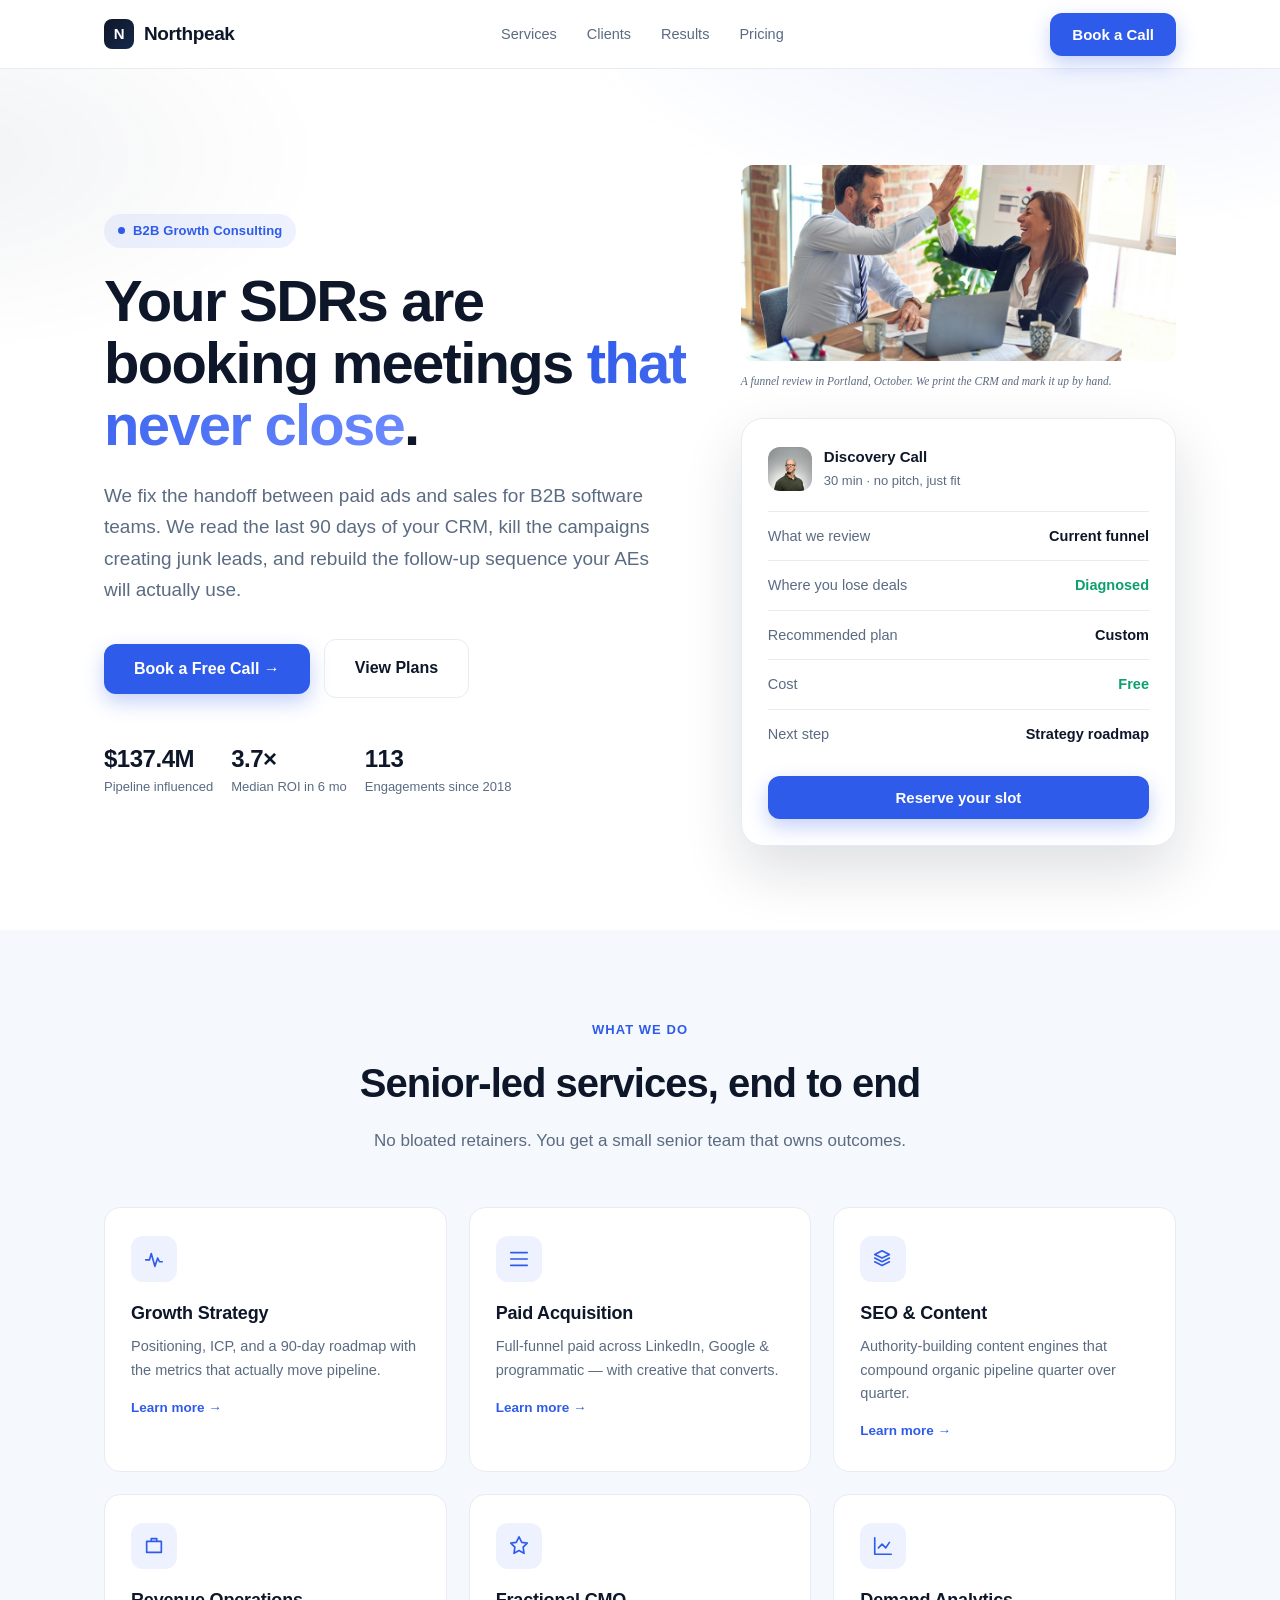
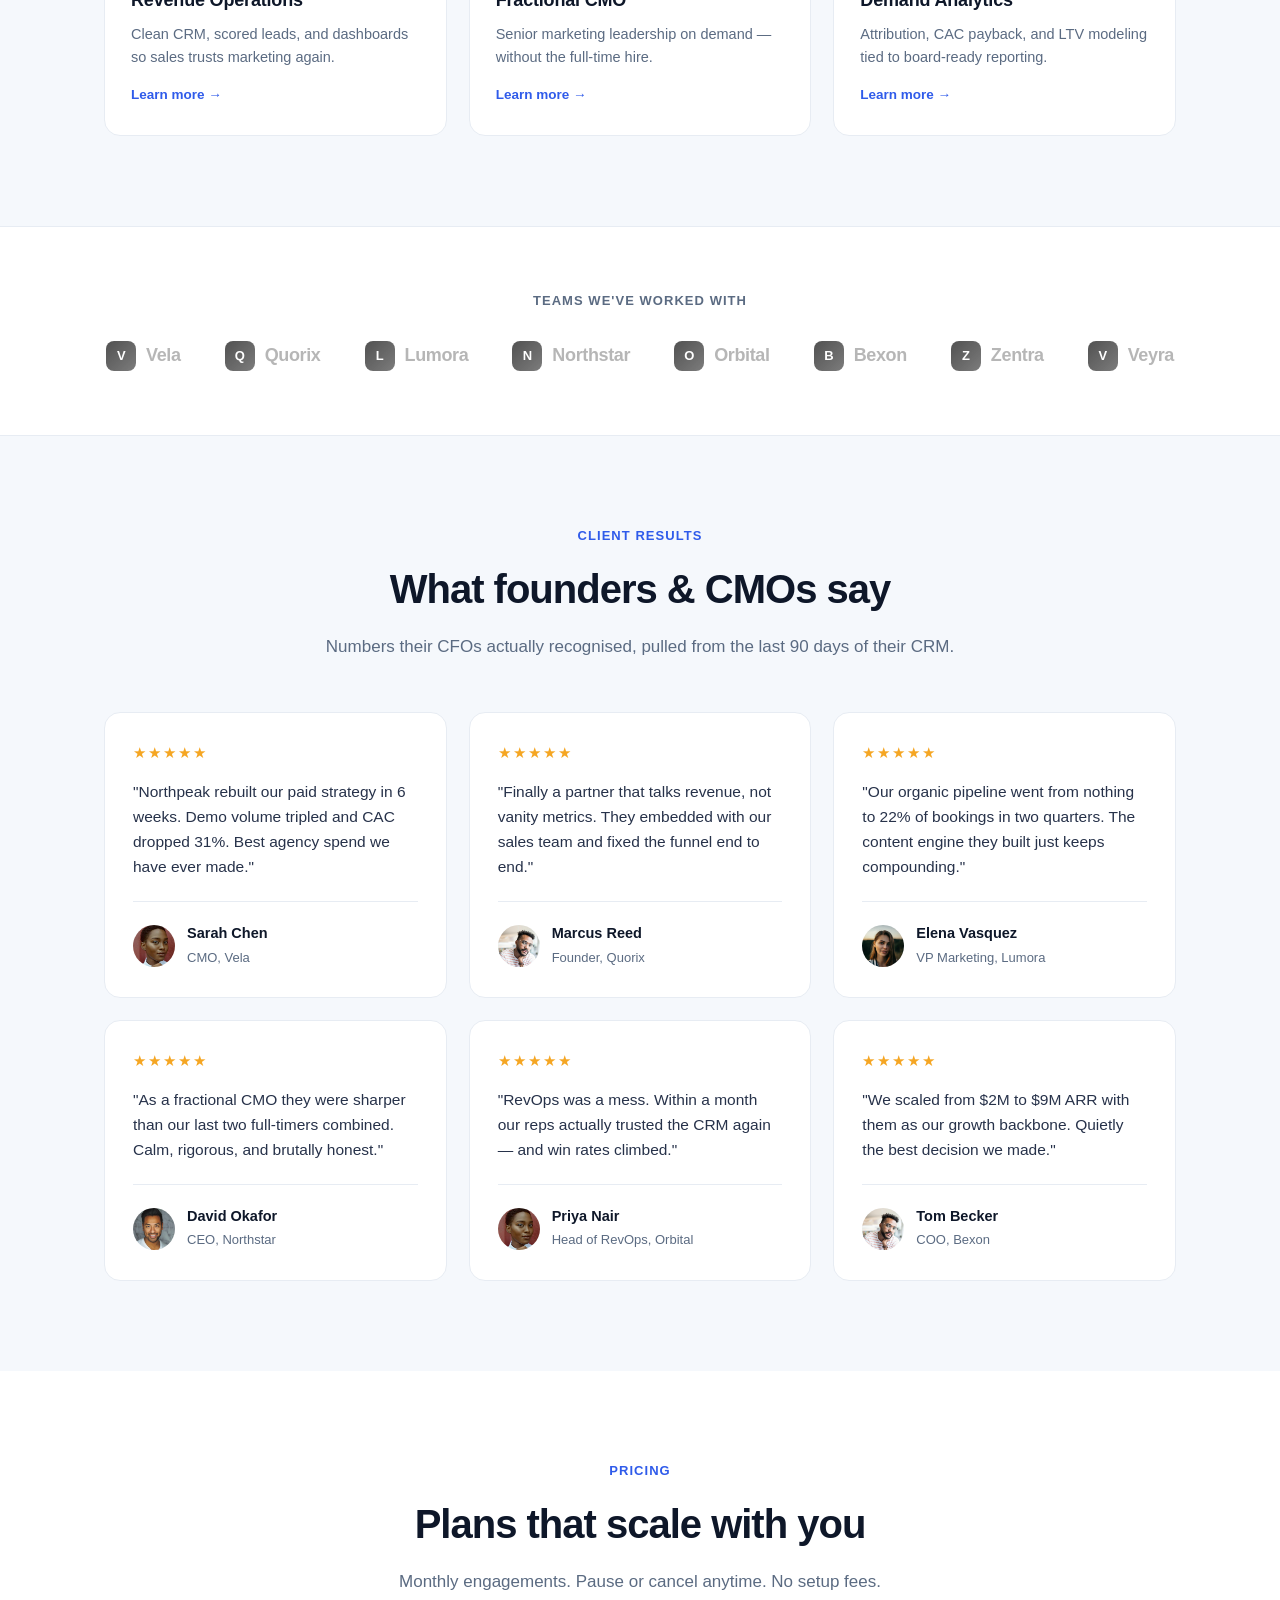
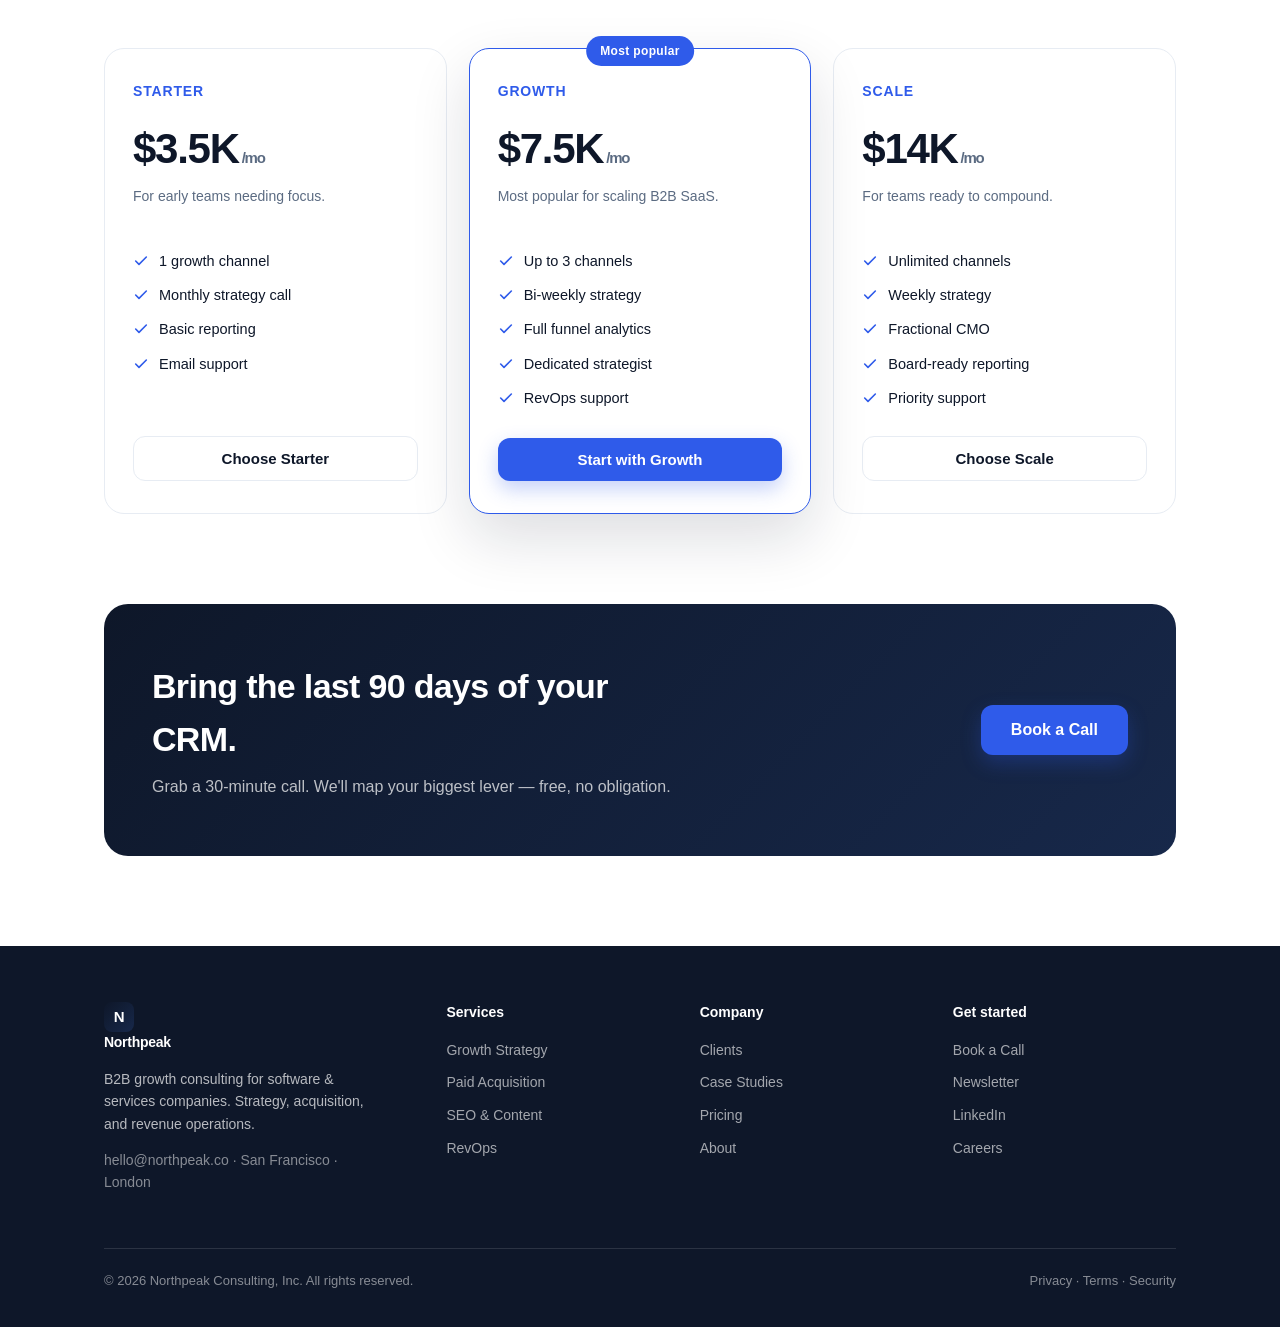
<file: index.html>
<!DOCTYPE html>
<html lang="en">
<head>
<meta charset="UTF-8" />
<meta name="viewport" content="width=device-width, initial-scale=1.0, maximum-scale=1.0, user-scalable=no" />
<title>Northpeak — B2B Growth Consulting</title>

<link rel="stylesheet" href="styles.css">
</head>
<body>

<header>
  <div class="wrap nav">
    <a href="#top" class="brand"><span class="logo-mark">N</span>Northpeak</a>
    <nav class="nav-links" id="navLinks">
      <a href="#services">Services</a>
      <a href="#clients">Clients</a>
      <a href="#testimonials">Results</a>
      <a href="#pricing">Pricing</a>
    </nav>
    <div class="nav-cta">
      <button class="btn btn-primary" onclick="openBooking()">Book a Call</button>
      <button class="menu-btn" id="menuBtn" aria-label="menu"><span></span><span></span><span></span></button>
    </div>
  </div>
</header>

<main id="top">
  <!-- HERO -->
  <section class="hero">
    <div class="wrap hero-grid">
      <div>
        <span class="eyebrow"><span class="dot"></span> B2B Growth Consulting</span>
        <h1>Your SDRs are booking meetings <span class="accent">that never close</span>.</h1>
        <p class="sub">We fix the handoff between paid ads and sales for B2B software teams. We read the last 90 days of your CRM, kill the campaigns creating junk leads, and rebuild the follow-up sequence your AEs will actually use.</p>
        <div class="hero-cta">
          <button class="btn btn-primary btn-lg" onclick="openBooking()">Book a Free Call →</button>
          <a href="#pricing" class="btn btn-ghost btn-lg">View Plans</a>
        </div>
        <div class="trust">
          <div class="t-item"><div class="t-num">$137.4M</div><div class="t-lab">Pipeline influenced</div></div>
          <div class="t-item"><div class="t-num">3.7×</div><div class="t-lab">Median ROI in 6 mo</div></div>
          <div class="t-item"><div class="t-num">113</div><div class="t-lab">Engagements since 2018</div></div>
        </div>
      </div>
      <div style="display:flex;flex-direction:column;gap:14px;">
        <div>
          <img class="hero-shot" src="images/team-highfive.jpg" alt="A client team working through a funnel review">
          <div class="hero-shot-cap">A funnel review in Portland, October. We print the CRM and mark it up by hand.</div>
        </div>
        <div class="hero-card">
          <div class="hc-top">
            <div class="hc-ava" style="background-image:url('images/avatar-owen.jpg')">NB</div>
            <div><b>Discovery Call</b><small>30 min · no pitch, just fit</small></div>
          </div>
          <div class="hc-line"><span>What we review</span><span>Current funnel</span></div>
          <div class="hc-line"><span>Where you lose deals</span><span class="pill-ok">Diagnosed</span></div>
          <div class="hc-line"><span>Recommended plan</span><span>Custom</span></div>
          <div class="hc-line"><span>Cost</span><span class="pill-ok">Free</span></div>
          <div class="hc-line" style="border-bottom:none;"><span>Next step</span><span>Strategy roadmap</span></div>
          <button class="btn btn-primary" style="width:100%;margin-top:18px;" onclick="openBooking()">Reserve your slot</button>
        </div>
      </div>
    </div>
  </section>

  <!-- SERVICES -->
  <section class="block services" id="services">
    <div class="wrap">
      <div class="sec-head">
        <div class="sec-tag">What we do</div>
        <h2>Senior-led services, end to end</h2>
        <p>No bloated retainers. You get a small senior team that owns outcomes.</p>
      </div>
      <div class="svc-grid" id="svcGrid"></div>
    </div>
  </section>

  <!-- LOGO WALL -->
  <section class="logos" id="clients">
    <div class="wrap">
      <p class="lab">Teams we've worked with</p>
      <div class="logo-row" id="logoRow"></div>
    </div>
  </section>

  <!-- TESTIMONIALS -->
  <section class="block quotes" id="testimonials">
    <div class="wrap">
      <div class="sec-head">
        <div class="sec-tag">Client results</div>
        <h2>What founders &amp; CMOs say</h2>
        <p>Numbers their CFOs actually recognised, pulled from the last 90 days of their CRM.</p>
      </div>
      <div class="q-grid" id="qGrid"></div>
    </div>
  </section>

  <!-- PRICING -->
  <section class="block" id="pricing">
    <div class="wrap">
      <div class="sec-head">
        <div class="sec-tag">Pricing</div>
        <h2>Plans that scale with you</h2>
        <p>Monthly engagements. Pause or cancel anytime. No setup fees.</p>
      </div>
      <div class="price-grid" id="priceGrid"></div>
    </div>
  </section>

  <!-- CTA BAND -->
  <section class="block" style="padding-top:0;">
    <div class="wrap">
      <div class="cta-band">
        <div>
          <h2>Bring the last 90 days of your CRM.</h2>
          <p>Grab a 30-minute call. We'll map your biggest lever — free, no obligation.</p>
        </div>
        <button class="btn btn-primary btn-lg" onclick="openBooking()">Book a Call</button>
      </div>
    </div>
  </section>
</main>

<footer>
  <div class="wrap">
    <div class="foot-grid">
      <div class="foot-brand">
        <a href="#top" class="brand"><span class="logo-mark">N</span>Northpeak</a>
        <p>B2B growth consulting for software &amp; services companies. Strategy, acquisition, and revenue operations.</p>
        <p style="color:rgba(255,255,255,.5)">hello@northpeak.co · San Francisco · London</p>
      </div>
      <div><h4>Services</h4><a href="#services">Growth Strategy</a><a href="#services">Paid Acquisition</a><a href="#services">SEO &amp; Content</a><a href="#services">RevOps</a></div>
      <div><h4>Company</h4><a href="#clients">Clients</a><a href="#testimonials">Case Studies</a><a href="#pricing">Pricing</a><a href="#top">About</a></div>
      <div><h4>Get started</h4><a href="javascript:void(0)" onclick="openBooking()">Book a Call</a><a href="#top">Newsletter</a><a href="#top">LinkedIn</a><a href="#top">Careers</a></div>
    </div>
    <div class="foot-bottom">
      <span>© 2026 Northpeak Consulting, Inc. All rights reserved.</span>
      <span>Privacy · Terms · Security</span>
    </div>
  </div>
</footer>

<!-- BOOKING MODAL -->
<div class="overlay" id="overlay" onclick="if(event.target===this)closeBooking()">
  <div class="modal" id="modal">
    <div class="modal-head">
      <div><h3>Book a Free Call</h3><p>30 minutes with a senior strategist. Pick a time that works.</p></div>
      <button class="close" onclick="closeBooking()">×</button>
    </div>
    <div class="modal-body" id="modalBody">
      <div class="cal">
        <div class="cal-head">
          <button class="cal-nav" id="prevM">‹</button>
          <b id="calTitle">Month</b>
          <button class="cal-nav" id="nextM">›</button>
        </div>
        <div class="cal-dow"><span>Su</span><span>Mo</span><span>Tu</span><span>We</span><span>Th</span><span>Fr</span><span>Sa</span></div>
        <div class="cal-grid" id="calGrid"></div>
      </div>
      <div class="field">
        <label>Available times</label>
        <div class="slots" id="slots"></div>
        <div class="hint" id="slotHint">Select a date to see open slots.</div>
      </div>
      <div class="field"><label>Your name</label><input id="fName" placeholder="Jordan Avery" /></div>
      <div class="two">
        <div class="field"><label>Work email</label><input id="fEmail" placeholder="you@company.com" /></div>
        <div class="field"><label>Company</label><input id="fCompany" placeholder="e.g. Hearth & Crumb" /></div>
      </div>
      <div class="field"><label>What do you want to solve? (optional)</label><textarea id="fMsg" rows="3" placeholder="e.g. We close 8% of demos and want to double it."></textarea></div>
      <button class="btn btn-primary btn-lg" style="width:100%" id="submitBtn" onclick="submitBooking()">Confirm Booking</button>
    </div>
  </div>
</div>

<div class="toast" id="toast"></div>


<script src="app.js" defer></script>
</body>
</html>
</file>
<file: styles.css>
:root{
    --ink:#0E1729;
    --navy:#17284A;
    --blue:#2F5BEA;
    --blue-d:#1E3FB0;
    --muted:#5B6B82;
    --line:#E7ECF3;
    --bg:#FFFFFF;
    --bg-soft:#F5F8FC;
    --bg-card:#FFFFFF;
    --shadow:0 1px 2px rgba(14,23,41,.04), 0 12px 32px rgba(14,23,41,.06);
    --shadow-lg:0 24px 60px rgba(14,23,41,.14);
    --radius:16px;
  }
  *{box-sizing:border-box;margin:0;padding:0;-webkit-tap-highlight-color:transparent;}
  html{scroll-behavior:smooth;}
  body{
    font-family:-apple-system,BlinkMacSystemFont,"Segoe UI",Inter,Roboto,Helvetica,Arial,sans-serif;
    color:var(--ink);background:var(--bg);line-height:1.55;font-size:16px;
    -webkit-font-smoothing:antialiased;
  }
  a{color:inherit;text-decoration:none;}
  .wrap{max-width:1120px;margin:0 auto;padding:0 24px;}
  .btn{
    display:inline-flex;align-items:center;justify-content:center;gap:8px;
    font-weight:600;font-size:15px;border:none;cursor:pointer;border-radius:12px;
    padding:13px 22px;transition:transform .15s ease, box-shadow .2s ease, background .2s ease;
    font-family:inherit;
  }
  .btn-primary{background:var(--blue);color:#fff;box-shadow:0 8px 20px rgba(47,91,234,.28);}
  .btn-primary:hover{background:var(--blue-d);transform:translateY(-2px);box-shadow:0 12px 28px rgba(47,91,234,.36);}
  .btn-ghost{background:transparent;color:var(--ink);border:1px solid var(--line);}
  .btn-ghost:hover{border-color:var(--navy);transform:translateY(-2px);}
  .btn-lg{padding:16px 30px;font-size:16px;}

  /* ---------- Nav ---------- */
  header{position:sticky;top:0;z-index:40;background:rgba(255,255,255,.86);backdrop-filter:saturate(180%) blur(14px);border-bottom:1px solid var(--line);}
  .nav{display:flex;align-items:center;justify-content:space-between;height:68px;}
  .brand{display:flex;align-items:center;gap:10px;font-weight:800;font-size:19px;letter-spacing:-.02em;}
  .logo-mark{width:30px;height:30px;border-radius:8px;background:linear-gradient(135deg,var(--ink),var(--navy));display:flex;align-items:center;justify-content:center;color:#fff;font-weight:800;font-size:15px;}
  .nav-links{display:flex;align-items:center;gap:30px;}
  .nav-links a{font-size:14.5px;color:var(--muted);font-weight:500;transition:color .2s;}
  .nav-links a:hover{color:var(--ink);}
  .nav-cta{display:flex;align-items:center;gap:14px;}
  .menu-btn{display:none;background:none;border:none;cursor:pointer;padding:8px;}
  .menu-btn span{display:block;width:22px;height:2px;background:var(--ink);margin:4px 0;border-radius:2px;}

  /* ---------- Hero ---------- */
  .hero{padding:96px 0 84px;background:
      radial-gradient(900px 420px at 85% -10%, rgba(47,91,234,.10), transparent 60%),
      radial-gradient(700px 360px at -5% 10%, rgba(23,40,74,.06), transparent 55%),
      var(--bg);}
  .eyebrow{display:inline-flex;align-items:center;gap:8px;font-size:13px;font-weight:600;color:var(--blue);background:rgba(47,91,234,.08);padding:7px 14px;border-radius:999px;margin-bottom:22px;letter-spacing:.01em;}
  .eyebrow .dot{width:7px;height:7px;border-radius:50%;background:var(--blue);}
  .hero h1{font-size:clamp(34px,5.4vw,58px);line-height:1.07;letter-spacing:-.03em;font-weight:800;max-width:760px;}
  .hero h1 .accent{background:linear-gradient(120deg,var(--blue),#6E8BFF);-webkit-background-clip:text;background-clip:text;-webkit-text-fill-color:transparent;}
  .hero p.sub{font-size:clamp(16px,2vw,19px);color:var(--muted);max-width:560px;margin:24px 0 34px;line-height:1.65;}
  .hero-cta{display:flex;gap:14px;flex-wrap:wrap;align-items:center;}
  .trust{display:flex;align-items:center;gap:18px;margin-top:42px;flex-wrap:wrap;}
  .trust .t-item{display:flex;flex-direction:column;}
  .trust .t-num{font-size:24px;font-weight:800;letter-spacing:-.02em;}
  .trust .t-lab{font-size:13px;color:var(--muted);}
  .hero-grid{display:grid;grid-template-columns:1.15fr .85fr;gap:48px;align-items:center;}
  .hero-card{background:var(--bg-card);border:1px solid var(--line);border-radius:22px;box-shadow:var(--shadow-lg);padding:26px;}
  .hc-top{display:flex;align-items:center;gap:12px;margin-bottom:18px;}
  .hc-ava{width:44px;height:44px;border-radius:12px;background:linear-gradient(135deg,#2F5BEA,#7C3AED);color:#fff;display:flex;align-items:center;justify-content:center;font-weight:700;}
  .hc-top b{font-size:15px;display:block;}
  .hc-top small{font-size:13px;color:var(--muted);}
  .hc-line{display:flex;justify-content:space-between;padding:13px 0;border-top:1px solid var(--line);font-size:14.5px;}
  .hc-line span:first-child{color:var(--muted);}
  .hc-line span:last-child{font-weight:600;}
  .pill-ok{color:#0E9F6E;font-weight:600;}

  /* ---------- Section ---------- */
  section.block{padding:90px 0;}
  .sec-head{text-align:center;max-width:640px;margin:0 auto 52px;}
  .sec-tag{font-size:13px;font-weight:700;letter-spacing:.08em;text-transform:uppercase;color:var(--blue);}
  .sec-head h2{font-size:clamp(28px,3.6vw,40px);letter-spacing:-.025em;margin:12px 0 14px;font-weight:800;}
  .sec-head p{color:var(--muted);font-size:17px;}

  /* ---------- Services ---------- */
  .services{background:var(--bg-soft);}
  .svc-grid{display:grid;grid-template-columns:repeat(3,1fr);gap:22px;}
  .svc{background:var(--bg-card);border:1px solid var(--line);border-radius:var(--radius);padding:28px 26px;transition:transform .2s ease, box-shadow .2s ease, border-color .2s ease;}
  .svc:hover{transform:translateY(-4px);box-shadow:var(--shadow);border-color:#d6deea;}
  .svc .ic{width:46px;height:46px;border-radius:12px;background:rgba(47,91,234,.08);color:var(--blue);display:flex;align-items:center;justify-content:center;margin-bottom:18px;}
  .svc h3{font-size:18px;font-weight:700;margin-bottom:8px;letter-spacing:-.01em;}
  .svc p{font-size:14.5px;color:var(--muted);line-height:1.6;}
  .svc .more{margin-top:16px;font-size:13.5px;font-weight:600;color:var(--blue);display:inline-flex;align-items:center;gap:6px;}

  /* ---------- Logo wall ---------- */
  .logos{padding:64px 0;border-top:1px solid var(--line);border-bottom:1px solid var(--line);}
  .logos p.lab{text-align:center;font-size:13px;letter-spacing:.08em;text-transform:uppercase;color:var(--muted);margin-bottom:30px;font-weight:600;}
  .logo-row{display:flex;flex-wrap:wrap;justify-content:center;align-items:center;gap:18px 44px;}
  .logo-item{display:flex;align-items:center;gap:10px;color:#9AA6B8;font-weight:700;font-size:18px;letter-spacing:-.02em;filter:grayscale(1);opacity:.8;transition:opacity .2s, filter .2s;}
  .logo-item:hover{opacity:1;filter:grayscale(0);color:var(--navy);}
  .logo-item .lm{width:30px;height:30px;border-radius:8px;background:linear-gradient(135deg,#17284A,#2F5BEA);display:flex;align-items:center;justify-content:center;color:#fff;font-size:13px;font-weight:800;}

  /* ---------- Testimonials ---------- */
  .quotes{background:var(--bg-soft);}
  .q-grid{display:grid;grid-template-columns:repeat(3,1fr);gap:22px;}
  .quote{background:var(--bg-card);border:1px solid var(--line);border-radius:var(--radius);padding:28px;display:flex;flex-direction:column;}
  .stars{color:#F5A623;font-size:15px;letter-spacing:2px;margin-bottom:14px;}
  .quote p.q{font-size:15.5px;line-height:1.62;color:#27324a;flex:1;}
  .q-author{display:flex;align-items:center;gap:12px;margin-top:22px;padding-top:20px;border-top:1px solid var(--line);}
  .q-ava{width:42px;height:42px;border-radius:50%;color:#fff;display:flex;align-items:center;justify-content:center;font-weight:700;font-size:15px;}
  .q-author b{font-size:14.5px;display:block;}
  .q-author small{font-size:13px;color:var(--muted);}

  /* ---------- Pricing ---------- */
  .price-grid{display:grid;grid-template-columns:repeat(3,1fr);gap:22px;align-items:stretch;}
  .plan{background:var(--bg-card);border:1px solid var(--line);border-radius:20px;padding:32px 28px;display:flex;flex-direction:column;transition:transform .2s, box-shadow .2s;}
  .plan:hover{transform:translateY(-4px);box-shadow:var(--shadow);}
  .plan.featured{border:1.5px solid var(--blue);box-shadow:var(--shadow-lg);position:relative;}
  .plan.featured .tag{position:absolute;top:-13px;left:50%;transform:translateX(-50%);background:var(--blue);color:#fff;font-size:12px;font-weight:700;padding:6px 14px;border-radius:999px;letter-spacing:.03em;}
  .plan .pname{font-size:14px;font-weight:700;text-transform:uppercase;letter-spacing:.06em;color:var(--blue);}
  .plan .price{font-size:42px;font-weight:800;letter-spacing:-.03em;margin:14px 0 4px;}
  .plan .price small{font-size:15px;font-weight:600;color:var(--muted);}
  .plan .pdesc{font-size:14px;color:var(--muted);min-height:42px;}
  .plan ul{list-style:none;margin:22px 0 26px;display:flex;flex-direction:column;gap:12px;flex:1;}
  .plan li{font-size:14.5px;display:flex;gap:10px;align-items:flex-start;}
  .plan li svg{flex:none;margin-top:3px;color:var(--blue);}
  .plan .btn{width:100%;}

  /* ---------- CTA band ---------- */
  .cta-band{background:linear-gradient(135deg,var(--ink),var(--navy));color:#fff;border-radius:24px;padding:56px 48px;display:flex;align-items:center;justify-content:space-between;gap:30px;flex-wrap:wrap;}
  .cta-band h2{font-size:clamp(24px,3vw,34px);letter-spacing:-.02em;font-weight:800;max-width:520px;}
  .cta-band p{color:rgba(255,255,255,.72);margin-top:10px;font-size:16px;}

  /* ---------- Footer ---------- */
  footer{background:var(--ink);color:rgba(255,255,255,.7);padding:56px 0 36px;}
  .foot-grid{display:grid;grid-template-columns:1.4fr 1fr 1fr 1fr;gap:30px;}
  .foot-grid h4{color:#fff;font-size:14px;margin-bottom:16px;font-weight:700;}
  .foot-grid a{display:block;font-size:14px;color:rgba(255,255,255,.62);margin-bottom:11px;transition:color .2s;}
  .foot-grid a:hover{color:#fff;}
  .foot-brand .brand{color:#fff;}
  .foot-brand p{font-size:14px;margin:14px 0;max-width:280px;line-height:1.6;}
  .foot-bottom{border-top:1px solid rgba(255,255,255,.12);margin-top:40px;padding-top:22px;display:flex;justify-content:space-between;flex-wrap:wrap;gap:12px;font-size:13px;color:rgba(255,255,255,.5);}

  /* ---------- Modal / Booking ---------- */
  .overlay{position:fixed;inset:0;background:rgba(14,23,41,.55);backdrop-filter:blur(4px);z-index:60;display:none;align-items:center;justify-content:center;padding:20px;}
  .overlay.open{display:flex;animation:fade .2s ease;}
  @keyframes fade{from{opacity:0}to{opacity:1}}
  .modal{background:#fff;border-radius:22px;width:100%;max-width:520px;max-height:92vh;overflow:auto;box-shadow:var(--shadow-lg);animation:pop .25s cubic-bezier(.34,1.56,.64,1);}
  @keyframes pop{from{transform:scale(.94);opacity:0}to{transform:scale(1);opacity:1}}
  .modal-head{display:flex;align-items:flex-start;justify-content:space-between;padding:24px 26px 0;}
  .modal-head h3{font-size:21px;font-weight:800;letter-spacing:-.02em;}
  .modal-head p{font-size:14px;color:var(--muted);margin-top:4px;}
  .close{background:none;border:none;cursor:pointer;font-size:22px;color:var(--muted);line-height:1;padding:4px 8px;border-radius:8px;}
  .close:hover{background:var(--bg-soft);}
  .modal-body{padding:20px 26px 26px;}
  .field{margin-bottom:16px;}
  .field label{display:block;font-size:13px;font-weight:600;margin-bottom:7px;color:var(--navy);}
  .field input,.field textarea{width:100%;border:1px solid var(--line);border-radius:11px;padding:12px 14px;font-size:15px;font-family:inherit;color:var(--ink);transition:border-color .2s, box-shadow .2s;}
  .field input:focus,.field textarea:focus{outline:none;border-color:var(--blue);box-shadow:0 0 0 3px rgba(47,91,234,.12);}
  .two{display:grid;grid-template-columns:1fr 1fr;gap:14px;}
  .cal{margin-bottom:18px;}
  .cal-head{display:flex;align-items:center;justify-content:space-between;margin-bottom:12px;}
  .cal-head b{font-size:15px;font-weight:700;}
  .cal-nav{background:var(--bg-soft);border:none;border-radius:9px;width:34px;height:34px;cursor:pointer;font-size:16px;color:var(--navy);}
  .cal-nav:hover{background:#e9eef7;}
  .cal-dow{display:grid;grid-template-columns:repeat(7,1fr);gap:4px;margin-bottom:6px;}
  .cal-dow span{text-align:center;font-size:11px;font-weight:600;color:var(--muted);}
  .cal-grid{display:grid;grid-template-columns:repeat(7,1fr);gap:4px;}
  .cal-day{aspect-ratio:1;border:none;background:none;border-radius:9px;font-size:13.5px;cursor:pointer;color:var(--ink);font-family:inherit;transition:background .15s,color .15s;}
  .cal-day:hover:not(:disabled){background:var(--bg-soft);}
  .cal-day.sel{background:var(--blue);color:#fff;font-weight:700;}
  .cal-day:disabled{color:#C7CEDA;cursor:not-allowed;}
  .slots{display:flex;flex-wrap:wrap;gap:9px;margin-bottom:6px;}
  .slot{padding:9px 16px;border:1px solid var(--line);border-radius:10px;font-size:13.5px;cursor:pointer;background:#fff;transition:all .15s;font-family:inherit;}
  .slot:hover{border-color:var(--blue);}
  .slot.sel{border-color:var(--blue);background:rgba(47,91,234,.08);color:var(--blue);font-weight:600;}
  .slot:disabled{opacity:.4;cursor:not-allowed;text-decoration:line-through;}
  .hint{font-size:13px;color:var(--muted);margin:10px 0 16px;}
  .ok-state{text-align:center;padding:18px 6px;}
  .ok-state .check{width:64px;height:64px;border-radius:50%;background:rgba(14,159,110,.12);color:#0E9F6E;display:flex;align-items:center;justify-content:center;font-size:32px;margin:0 auto 16px;}
  .ok-state h3{font-size:22px;font-weight:800;}
  .ok-state p{color:var(--muted);margin:8px 0 20px;font-size:15px;}
  .ok-code{display:inline-block;background:var(--bg-soft);border:1px dashed var(--line);border-radius:10px;padding:10px 18px;font-weight:700;letter-spacing:.06em;font-size:15px;}

  /* ---------- Toast ---------- */
  .toast{position:fixed;bottom:26px;left:50%;transform:translateX(-50%) translateY(20px);background:var(--ink);color:#fff;padding:13px 22px;border-radius:12px;font-size:14px;font-weight:500;opacity:0;pointer-events:none;transition:all .25s ease;z-index:80;box-shadow:var(--shadow-lg);}
  .toast.show{opacity:1;transform:translateX(-50%) translateY(0);}

  /* ---------- Responsive ---------- */
  @media(max-width:900px){
    .hero-grid{grid-template-columns:1fr;gap:36px;}
    .svc-grid,.q-grid,.price-grid{grid-template-columns:1fr;}
    .foot-grid{grid-template-columns:1fr 1fr;}
    .nav-links{display:none;}
    .menu-btn{display:block;}
    .nav-links.show{display:flex;position:absolute;top:68px;left:0;right:0;background:#fff;flex-direction:column;gap:0;padding:8px 24px 18px;border-bottom:1px solid var(--line);box-shadow:var(--shadow);}
    .nav-links.show a{padding:13px 0;border-bottom:1px solid var(--line);}
    section.block{padding:64px 0;}
    .cta-band{padding:40px 28px;}
    .two{grid-template-columns:1fr;}
  }
  @media(max-width:520px){
    .wrap{padding:0 18px;}
    .foot-grid{grid-template-columns:1fr;}
    .modal-body{padding:18px 20px 22px;}
    .hero{padding:64px 0 56px;}
  }

  /* ---- Real photography ---- */
  .q-ava{background-size:cover;background-position:center;color:transparent;font-size:0}
  .hero-shot{width:100%;height:196px;object-fit:cover;object-position:center 45%;
    display:block;border-radius:12px;margin-bottom:12px;filter:saturate(.88)}
  .hero-shot-cap{font:italic 11.5px/1.45 Georgia,"Times New Roman",serif;
    color:var(--muted);margin:0 0 14px}
  .hc-ava{background-size:cover;background-position:center;color:transparent;font-size:0}
</file>
